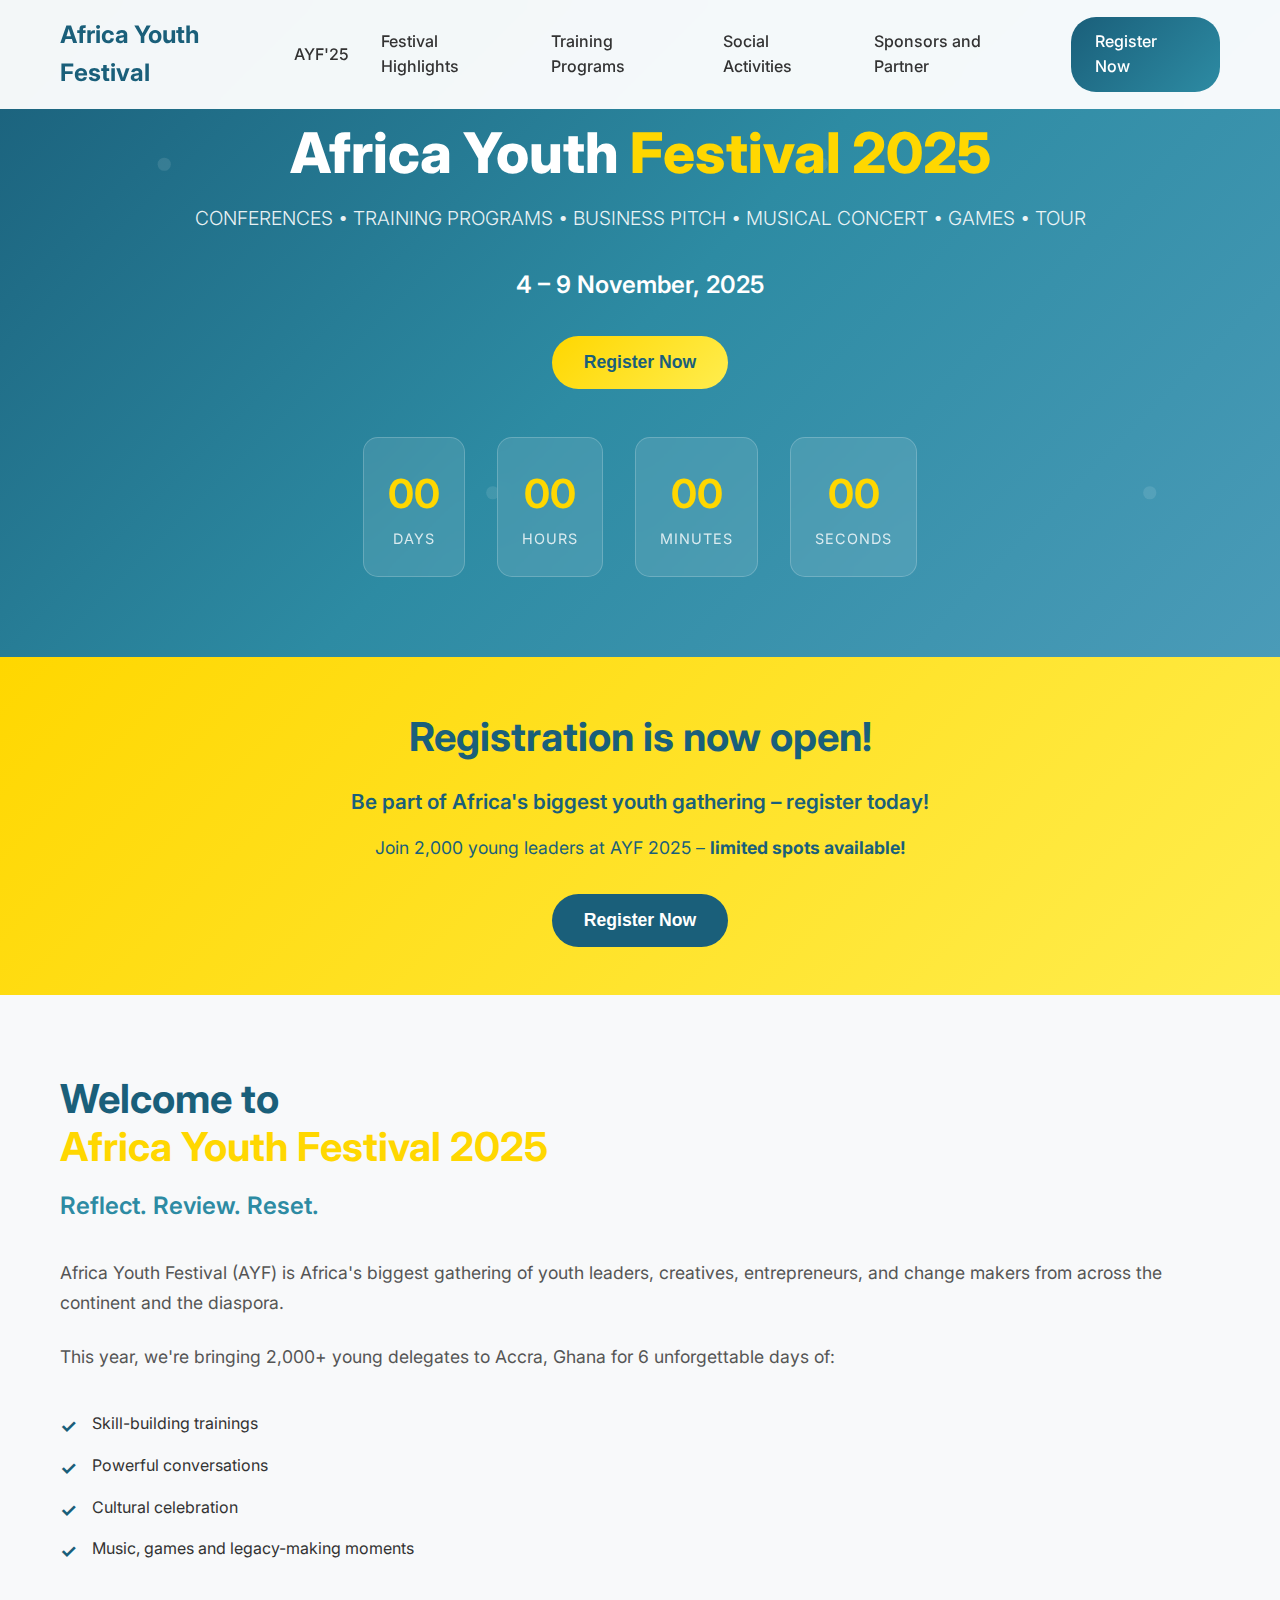
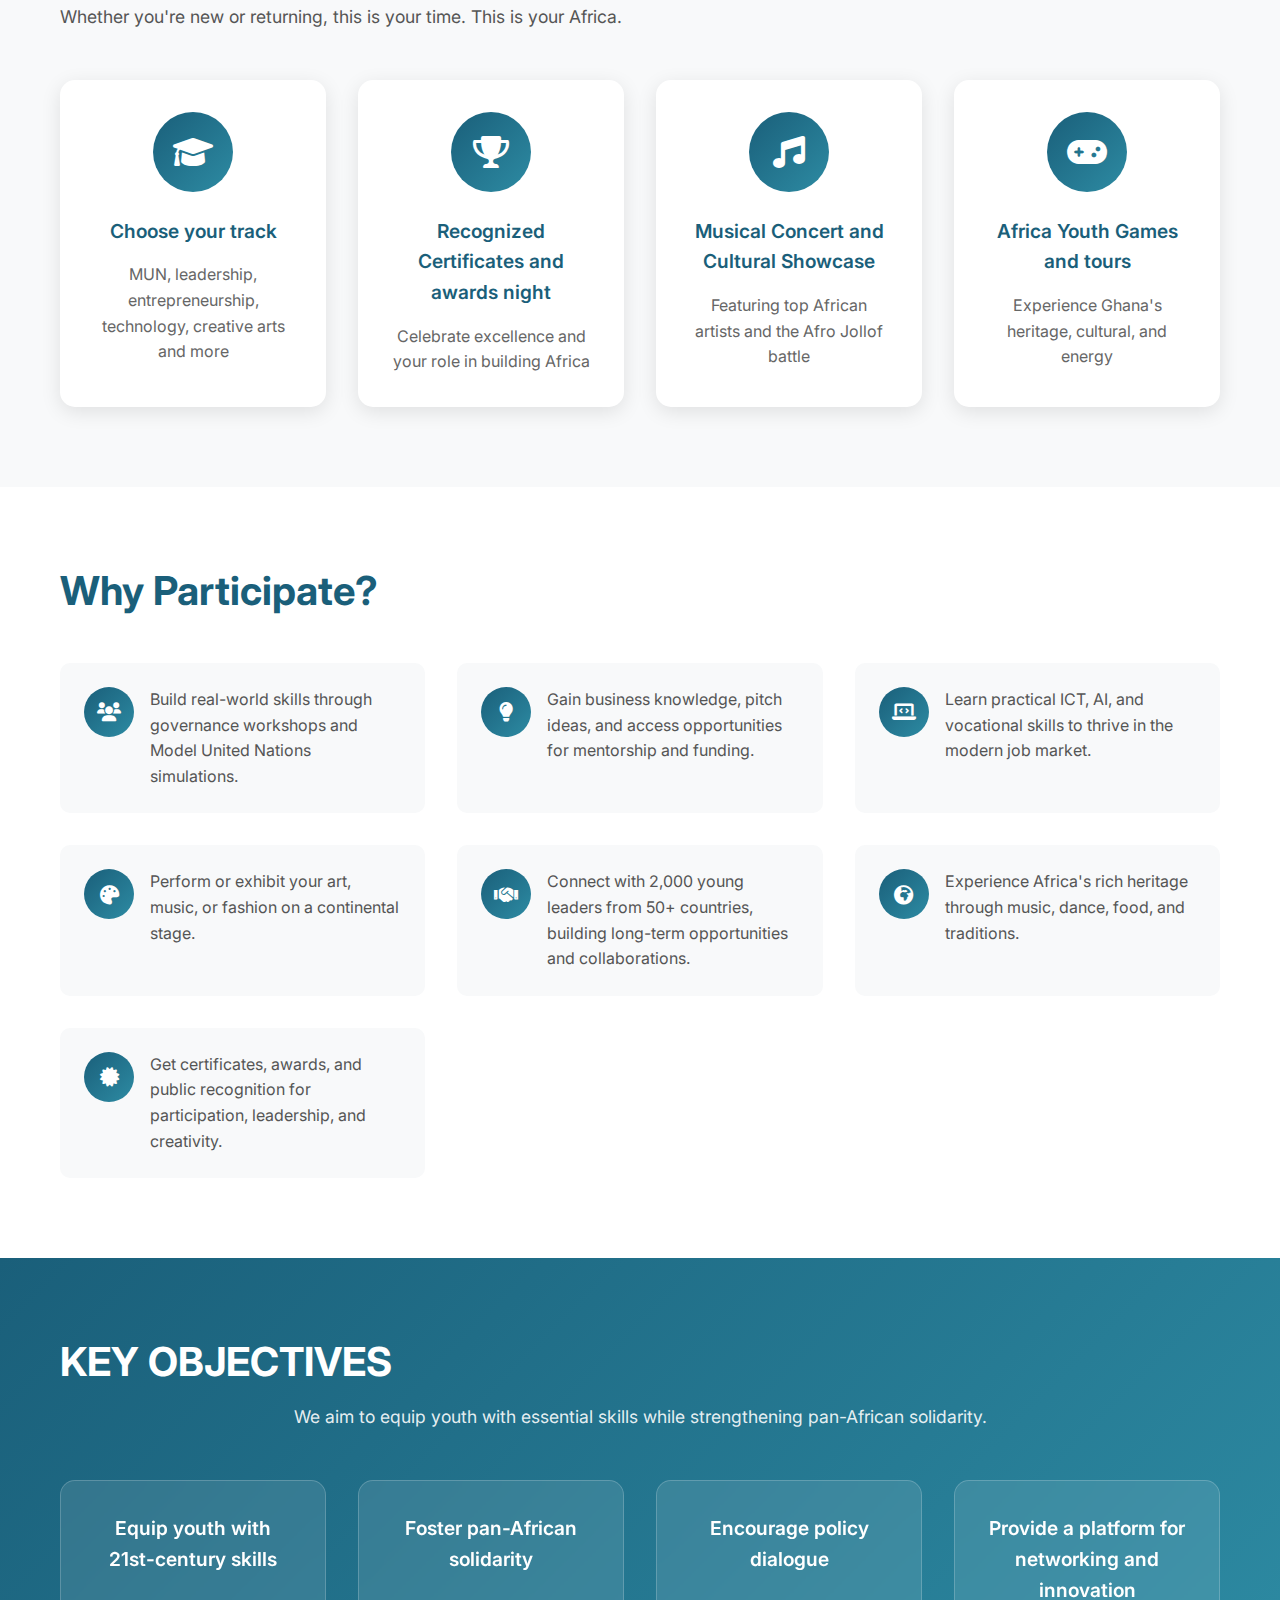
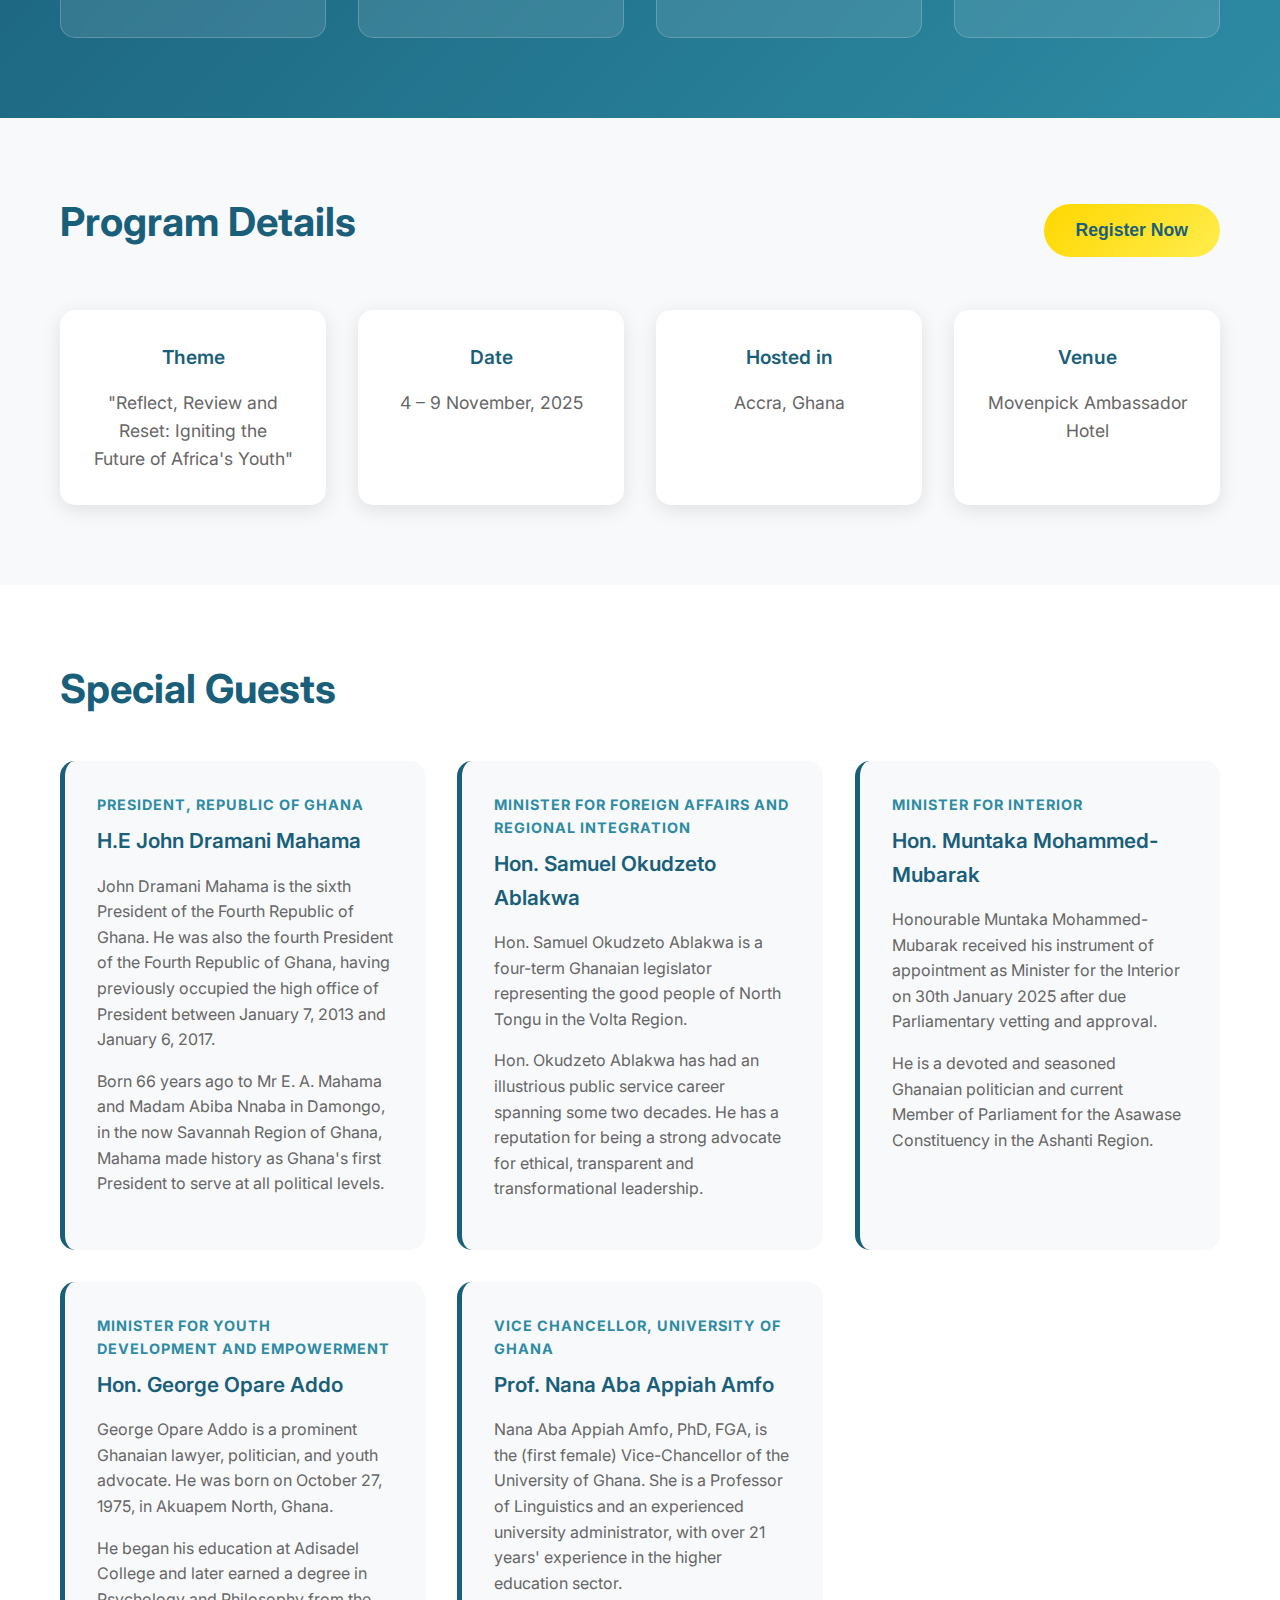
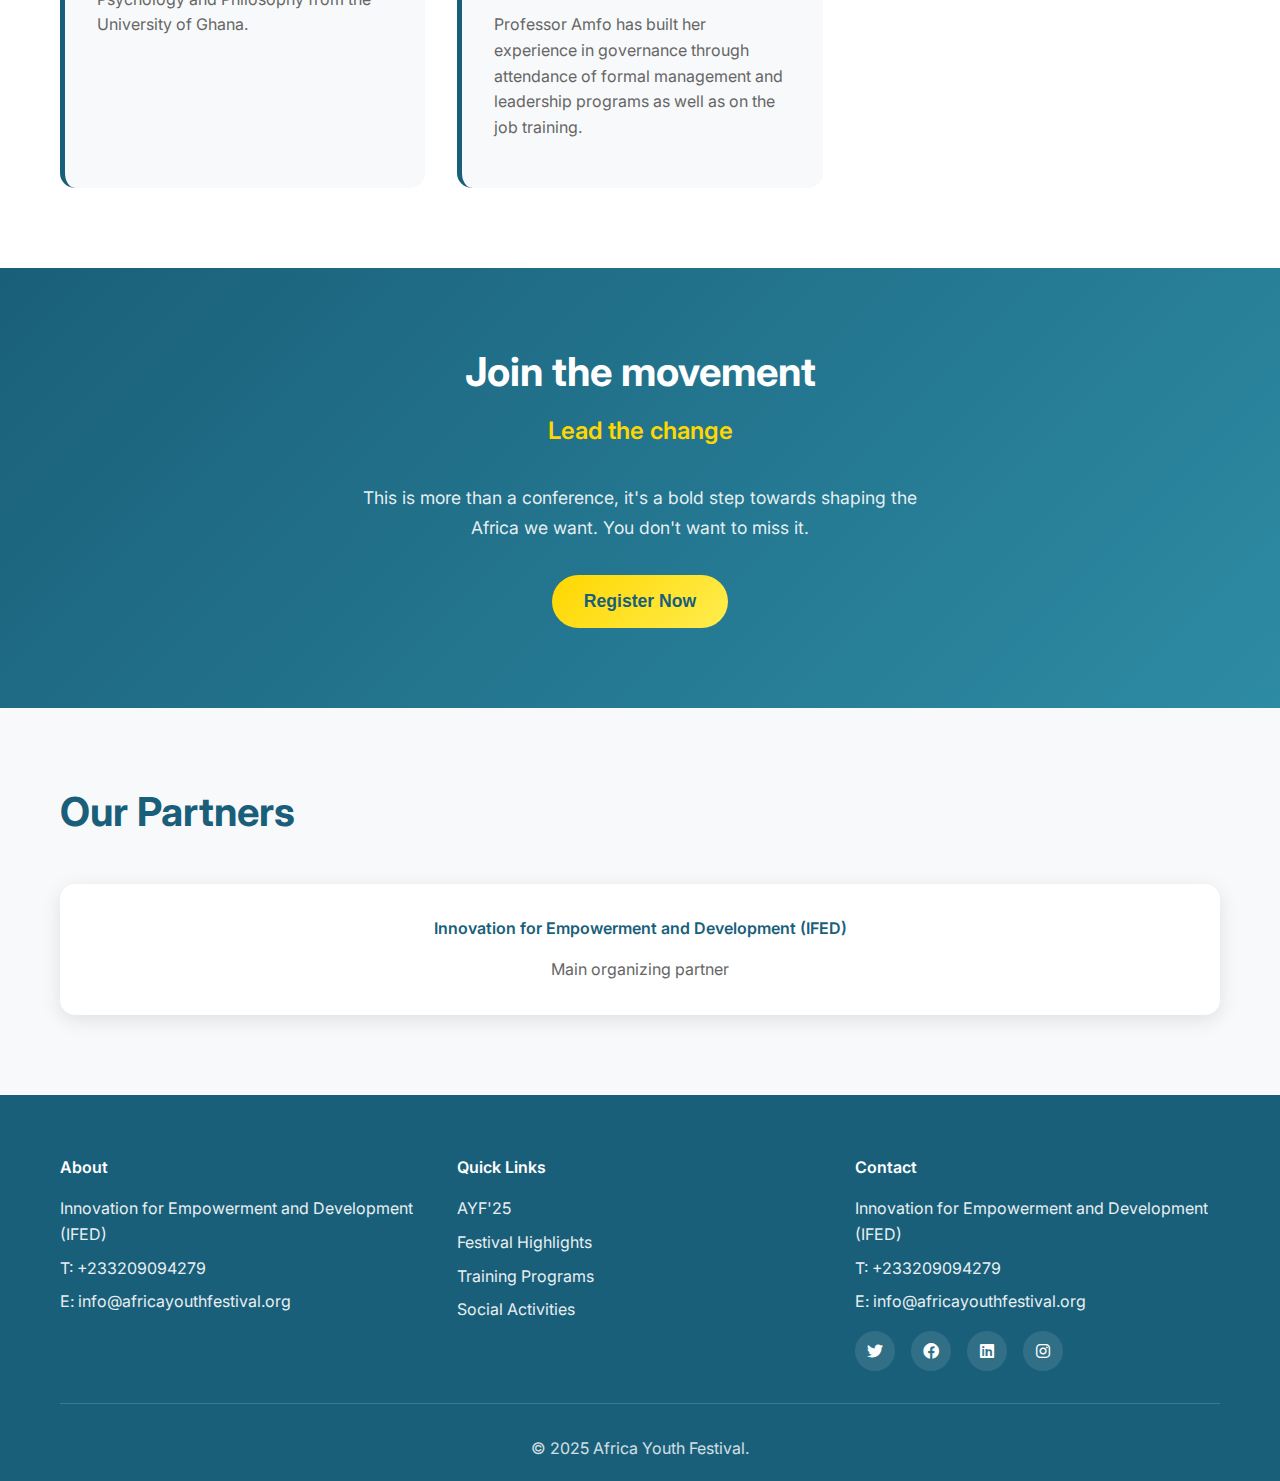
<file: index.html>
<!DOCTYPE html>
<html lang="en">

<head>
    <meta charset="UTF-8">
    <meta name="viewport" content="width=device-width, initial-scale=1.0">
    <title>Africa Youth Festival 2025</title>
    <link rel="stylesheet" href="styles.css">
    <link href="https://fonts.googleapis.com/css2?family=Inter:wght@300;400;500;600;700;800&display=swap"
        rel="stylesheet">
    <link rel="stylesheet" href="https://cdnjs.cloudflare.com/ajax/libs/font-awesome/6.0.0/css/all.min.css">
</head>

<body>
    <!-- Navigation -->
    <nav class="navbar">
        <div class="nav-container">
            <div class="nav-logo">
                <h2>Africa Youth Festival</h2>
            </div>
            <div class="nav-menu" id="nav-menu">
                <a href="#ayf25" class="nav-link">AYF'25</a>
                <a href="#highlights" class="nav-link">Festival Highlights</a>
                <a href="#training" class="nav-link">Training Programs</a>
                <a href="#activities" class="nav-link">Social Activities</a>
                <a href="#sponsors" class="nav-link">Sponsors and Partner</a>
                <a href="#register" class="nav-link register-btn">Register Now</a>
            </div>
            <div class="nav-toggle" id="nav-toggle">
                <span class="bar"></span>
                <span class="bar"></span>
                <span class="bar"></span>
            </div>
        </div>
    </nav>

    <!-- Hero Section -->
    <section class="hero">
        <div class="hero-container">
            <div class="hero-content">
                <h1 class="hero-title">
                    Africa Youth <span class="highlight">Festival 2025</span>
                </h1>
                <p class="hero-subtitle">
                    CONFERENCES • TRAINING PROGRAMS • BUSINESS PITCH • MUSICAL CONCERT • GAMES • TOUR
                </p>
                <div class="hero-date">
                    <h4>4 – 9 November, 2025</h4>
                </div>
                <div class="hero-cta">
                    <button class="btn-primary">Register Now</button>
                </div>
            </div>
            <div class="countdown">
                <div class="countdown-item">
                    <span class="countdown-number">00</span>
                    <span class="countdown-label">Days</span>
                </div>
                <div class="countdown-item">
                    <span class="countdown-number">00</span>
                    <span class="countdown-label">Hours</span>
                </div>
                <div class="countdown-item">
                    <span class="countdown-number">00</span>
                    <span class="countdown-label">Minutes</span>
                </div>
                <div class="countdown-item">
                    <span class="countdown-number">00</span>
                    <span class="countdown-label">Seconds</span>
                </div>
            </div>
        </div>
    </section>

    <!-- Registration Banner -->
    <section class="registration-banner">
        <div class="container">
            <h2>Registration is now open!</h2>
            <h4>Be part of Africa's biggest youth gathering – register today!</h4>
            <p>Join 2,000 young leaders at AYF 2025 – <strong>limited spots available!</strong></p>
            <button class="btn-primary">Register Now</button>
        </div>
    </section>

    <!-- Welcome Section -->
    <section class="welcome" id="ayf25">
        <div class="container">
            <div class="welcome-content">
                <h2 class="section-title">
                    Welcome to <br>
                    <span class="highlight">Africa Youth Festival 2025</span>
                </h2>
                <h3 class="section-subtitle">Reflect. Review. Reset.</h3>
                <p class="section-text">
                    Africa Youth Festival (AYF) is Africa's biggest gathering of youth leaders, creatives,
                    entrepreneurs, and change makers from across the continent and the diaspora.
                </p>
                <p class="section-text">
                    This year, we're bringing 2,000+ young delegates to Accra, Ghana for 6 unforgettable days of:
                </p>
                <ul class="feature-list">
                    <li>Skill-building trainings</li>
                    <li>Powerful conversations</li>
                    <li>Cultural celebration</li>
                    <li>Music, games and legacy-making moments</li>
                </ul>
                <p class="section-text">
                    Whether you're new or returning, this is your time. This is your Africa.
                </p>
            </div>
            <div class="features-grid">
                <div class="feature-card">
                    <div class="feature-icon">
                        <i class="fas fa-graduation-cap"></i>
                    </div>
                    <h4>Choose your track</h4>
                    <p>MUN, leadership, entrepreneurship, technology, creative arts and more</p>
                </div>
                <div class="feature-card">
                    <div class="feature-icon">
                        <i class="fas fa-trophy"></i>
                    </div>
                    <h4>Recognized Certificates and awards night</h4>
                    <p>Celebrate excellence and your role in building Africa</p>
                </div>
                <div class="feature-card">
                    <div class="feature-icon">
                        <i class="fas fa-music"></i>
                    </div>
                    <h4>Musical Concert and Cultural Showcase</h4>
                    <p>Featuring top African artists and the Afro Jollof battle</p>
                </div>
                <div class="feature-card">
                    <div class="feature-icon">
                        <i class="fas fa-gamepad"></i>
                    </div>
                    <h4>Africa Youth Games and tours</h4>
                    <p>Experience Ghana's heritage, cultural, and energy</p>
                </div>
            </div>
        </div>
    </section>

    <!-- Why Participate Section -->
    <section class="why-participate">
        <div class="container">
            <h2 class="section-title">Why Participate?</h2>
            <div class="benefits-grid">
                <div class="benefit-item">
                    <div class="benefit-icon">
                        <i class="fas fa-users"></i>
                    </div>
                    <p>Build real-world skills through governance workshops and Model United Nations simulations.</p>
                </div>
                <div class="benefit-item">
                    <div class="benefit-icon">
                        <i class="fas fa-lightbulb"></i>
                    </div>
                    <p>Gain business knowledge, pitch ideas, and access opportunities for mentorship and funding.</p>
                </div>
                <div class="benefit-item">
                    <div class="benefit-icon">
                        <i class="fas fa-laptop-code"></i>
                    </div>
                    <p>Learn practical ICT, AI, and vocational skills to thrive in the modern job market.</p>
                </div>
                <div class="benefit-item">
                    <div class="benefit-icon">
                        <i class="fas fa-palette"></i>
                    </div>
                    <p>Perform or exhibit your art, music, or fashion on a continental stage.</p>
                </div>
                <div class="benefit-item">
                    <div class="benefit-icon">
                        <i class="fas fa-handshake"></i>
                    </div>
                    <p>Connect with 2,000 young leaders from 50+ countries, building long-term opportunities and
                        collaborations.</p>
                </div>
                <div class="benefit-item">
                    <div class="benefit-icon">
                        <i class="fas fa-globe-africa"></i>
                    </div>
                    <p>Experience Africa's rich heritage through music, dance, food, and traditions.</p>
                </div>
                <div class="benefit-item">
                    <div class="benefit-icon">
                        <i class="fas fa-certificate"></i>
                    </div>
                    <p>Get certificates, awards, and public recognition for participation, leadership, and creativity.
                    </p>
                </div>
            </div>
        </div>
    </section>

    <!-- Objectives Section -->
    <section class="objectives">
        <div class="container">
            <h2 class="section-title">KEY OBJECTIVES</h2>
            <p class="section-text">We aim to equip youth with essential skills while strengthening pan-African
                solidarity.</p>
            <div class="objectives-grid">
                <div class="objective-item">
                    <h4>Equip youth with 21st-century skills</h4>
                </div>
                <div class="objective-item">
                    <h4>Foster pan-African solidarity</h4>
                </div>
                <div class="objective-item">
                    <h4>Encourage policy dialogue</h4>
                </div>
                <div class="objective-item">
                    <h4>Provide a platform for networking and innovation</h4>
                </div>
            </div>
        </div>
    </section>

    <!-- Program Details Section -->
    <section class="program-details" id="highlights">
        <div class="container">
            <div class="program-header">
                <h2 class="section-title">Program Details</h2>
                <button class="btn-primary">Register Now</button>
            </div>
            <div class="program-grid">
                <div class="program-item">
                    <h4>Theme</h4>
                    <p>"Reflect, Review and Reset: Igniting the Future of Africa's Youth"</p>
                </div>
                <div class="program-item">
                    <h4>Date</h4>
                    <p>4 – 9 November, 2025</p>
                </div>
                <div class="program-item">
                    <h4>Hosted in</h4>
                    <p>Accra, Ghana</p>
                </div>
                <div class="program-item">
                    <h4>Venue</h4>
                    <p>Movenpick Ambassador Hotel</p>
                </div>
            </div>
        </div>
    </section>

    <!-- Special Guests Section -->
    <section class="special-guests">
        <div class="container">
            <h2 class="section-title">Special Guests</h2>
            <div class="guests-grid">
                <div class="guest-card">
                    <div class="guest-header">
                        <h5>President, Republic of Ghana</h5>
                        <h3>H.E John Dramani Mahama</h3>
                    </div>
                    <p>John Dramani Mahama is the sixth President of the Fourth Republic of Ghana. He was also the
                        fourth President of the Fourth Republic of Ghana, having previously occupied the high office of
                        President between January 7, 2013 and January 6, 2017.</p>
                    <p>Born 66 years ago to Mr E. A. Mahama and Madam Abiba Nnaba in Damongo, in the now Savannah Region
                        of Ghana, Mahama made history as Ghana's first President to serve at all political levels.</p>
                </div>
                <div class="guest-card">
                    <div class="guest-header">
                        <h5>Minister for Foreign Affairs and Regional Integration</h5>
                        <h3>Hon. Samuel Okudzeto Ablakwa</h3>
                    </div>
                    <p>Hon. Samuel Okudzeto Ablakwa is a four-term Ghanaian legislator representing the good people of
                        North Tongu in the Volta Region.</p>
                    <p>Hon. Okudzeto Ablakwa has had an illustrious public service career spanning some two decades. He
                        has a reputation for being a strong advocate for ethical, transparent and transformational
                        leadership.</p>
                </div>
                <div class="guest-card">
                    <div class="guest-header">
                        <h5>Minister for Interior</h5>
                        <h3>Hon. Muntaka Mohammed-Mubarak</h3>
                    </div>
                    <p>Honourable Muntaka Mohammed-Mubarak received his instrument of appointment as Minister for the
                        Interior on 30th January 2025 after due Parliamentary vetting and approval.</p>
                    <p>He is a devoted and seasoned Ghanaian politician and current Member of Parliament for the Asawase
                        Constituency in the Ashanti Region.</p>
                </div>
                <div class="guest-card">
                    <div class="guest-header">
                        <h5>Minister for Youth Development and Empowerment</h5>
                        <h3>Hon. George Opare Addo</h3>
                    </div>
                    <p>George Opare Addo is a prominent Ghanaian lawyer, politician, and youth advocate. He was born on
                        October 27, 1975, in Akuapem North, Ghana.</p>
                    <p>He began his education at Adisadel College and later earned a degree in Psychology and Philosophy
                        from the University of Ghana.</p>
                </div>
                <div class="guest-card">
                    <div class="guest-header">
                        <h5>Vice Chancellor, University of Ghana</h5>
                        <h3>Prof. Nana Aba Appiah Amfo</h3>
                    </div>
                    <p>Nana Aba Appiah Amfo, PhD, FGA, is the (first female) Vice-Chancellor of the University of Ghana.
                        She is a Professor of Linguistics and an experienced university administrator, with over 21
                        years' experience in the higher education sector.</p>
                    <p>Professor Amfo has built her experience in governance through attendance of formal management and
                        leadership programs as well as on the job training.</p>
                </div>
            </div>
        </div>
    </section>

    <!-- Call to Action Section -->
    <section class="cta-section">
        <div class="container">
            <h2 class="section-title">Join the movement</h2>
            <h3 class="section-subtitle">Lead the change</h3>
            <p class="section-text">This is more than a conference, it's a bold step towards shaping the Africa we want.
                You don't want to miss it.</p>
            <button class="btn-primary">Register Now</button>
        </div>
    </section>

    <!-- Partners Section -->
    <section class="partners" id="sponsors">
        <div class="container">
            <h2 class="section-title">Our Partners</h2>
            <div class="partners-grid">
                <div class="partner-card">
                    <h4>Innovation for Empowerment and Development (IFED)</h4>
                    <p>Main organizing partner</p>
                </div>
                <!-- Add more partner cards as needed -->
            </div>
        </div>
    </section>

    <!-- Footer -->
    <footer class="footer">
        <div class="container">
            <div class="footer-content">
                <div class="footer-section">
                    <h4>About</h4>
                    <p>Innovation for Empowerment and Development (IFED)</p>
                    <p>T: +233209094279</p>
                    <p>E: info@africayouthfestival.org</p>
                </div>
                <div class="footer-section">
                    <h4>Quick Links</h4>
                    <ul>
                        <li><a href="#ayf25">AYF'25</a></li>
                        <li><a href="#highlights">Festival Highlights</a></li>
                        <li><a href="#training">Training Programs</a></li>
                        <li><a href="#activities">Social Activities</a></li>
                    </ul>
                </div>
                <div class="footer-section">
                    <h4>Contact</h4>
                    <p>Innovation for Empowerment and Development (IFED)</p>
                    <p>T: +233209094279</p>
                    <p>E: info@africayouthfestival.org</p>
                    <div class="social-links">
                        <a href="#"><i class="fab fa-twitter"></i></a>
                        <a href="#"><i class="fab fa-facebook"></i></a>
                        <a href="#"><i class="fab fa-linkedin"></i></a>
                        <a href="#"><i class="fab fa-instagram"></i></a>
                    </div>
                </div>
            </div>
            <div class="footer-bottom">
                <p>&copy; 2025 Africa Youth Festival.</p>
            </div>
        </div>
    </footer>

    <script src="script.js"></script>
</body>

</html>
</file>
<file: styles.css>
/* Reset and Base Styles */
* {
    margin: 0;
    padding: 0;
    box-sizing: border-box;
}

body {
    font-family: 'Inter', sans-serif;
    line-height: 1.6;
    color: #333;
    overflow-x: hidden;
}

.container {
    max-width: 1200px;
    margin: 0 auto;
    padding: 0 20px;
}

/* Navigation */
.navbar {
    position: fixed;
    top: 0;
    width: 100%;
    background: rgba(255, 255, 255, 0.95);
    backdrop-filter: blur(10px);
    z-index: 1000;
    padding: 1rem 0;
    transition: all 0.3s ease;
}

.nav-container {
    max-width: 1200px;
    margin: 0 auto;
    padding: 0 20px;
    display: flex;
    justify-content: space-between;
    align-items: center;
}

.nav-logo h2 {
    color: #1a5f7a;
    font-weight: 700;
    font-size: 1.5rem;
}

.nav-menu {
    display: flex;
    align-items: center;
    gap: 2rem;
}

.nav-link {
    text-decoration: none;
    color: #333;
    font-weight: 500;
    transition: color 0.3s ease;
}

.nav-link:hover {
    color: #1a5f7a;
}

.register-btn {
    background: linear-gradient(135deg, #1a5f7a, #2d8ba3);
    color: white !important;
    padding: 0.75rem 1.5rem;
    border-radius: 25px;
    transition: transform 0.3s ease;
}

.register-btn:hover {
    transform: translateY(-2px);
}

.nav-toggle {
    display: none;
    flex-direction: column;
    cursor: pointer;
}

.bar {
    width: 25px;
    height: 3px;
    background: #333;
    margin: 3px 0;
    transition: 0.3s;
}

/* Hero Section */
.hero {
    background: linear-gradient(135deg, #1a5f7a 0%, #2d8ba3 50%, #4a9bb8 100%);
    color: white;
    padding: 120px 0 80px;
    text-align: center;
    position: relative;
    overflow: hidden;
}

.hero::before {
    content: '';
    position: absolute;
    top: 0;
    left: 0;
    right: 0;
    bottom: 0;
    background: url('data:image/svg+xml,<svg xmlns="http://www.w3.org/2000/svg" viewBox="0 0 100 100"><defs><pattern id="grain" width="100" height="100" patternUnits="userSpaceOnUse"><circle cx="25" cy="25" r="1" fill="white" opacity="0.1"/><circle cx="75" cy="75" r="1" fill="white" opacity="0.1"/><circle cx="50" cy="10" r="0.5" fill="white" opacity="0.1"/></pattern></defs><rect width="100" height="100" fill="url(%23grain)"/></svg>');
    pointer-events: none;
}

.hero-container {
    position: relative;
    z-index: 2;
}

.hero-title {
    font-size: 3.5rem;
    font-weight: 800;
    margin-bottom: 1rem;
    line-height: 1.2;
}

.highlight {
    color: #ffd700;
}

.hero-subtitle {
    font-size: 1.2rem;
    margin-bottom: 2rem;
    opacity: 0.9;
    font-weight: 300;
}

.hero-date h4 {
    font-size: 1.5rem;
    margin-bottom: 2rem;
    font-weight: 600;
}

.hero-cta {
    margin-bottom: 3rem;
}

.btn-primary {
    background: linear-gradient(135deg, #ffd700, #ffed4e);
    color: #1a5f7a;
    border: none;
    padding: 1rem 2rem;
    font-size: 1.1rem;
    font-weight: 600;
    border-radius: 50px;
    cursor: pointer;
    transition: all 0.3s ease;
    text-decoration: none;
    display: inline-block;
}

.btn-primary:hover {
    transform: translateY(-3px);
    box-shadow: 0 10px 25px rgba(255, 215, 0, 0.3);
}

/* Countdown */
.countdown {
    display: flex;
    justify-content: center;
    gap: 2rem;
    margin-top: 2rem;
}

.countdown-item {
    text-align: center;
    background: rgba(255, 255, 255, 0.1);
    padding: 1.5rem;
    border-radius: 15px;
    backdrop-filter: blur(10px);
    border: 1px solid rgba(255, 255, 255, 0.2);
}

.countdown-number {
    display: block;
    font-size: 2.5rem;
    font-weight: 700;
    color: #ffd700;
}

.countdown-label {
    font-size: 0.9rem;
    opacity: 0.8;
    text-transform: uppercase;
    letter-spacing: 1px;
}

/* Registration Banner */
.registration-banner {
    background: linear-gradient(135deg, #ffd700, #ffed4e);
    color: #1a5f7a;
    padding: 3rem 0;
    text-align: center;
}

.registration-banner h2 {
    font-size: 2.5rem;
    margin-bottom: 1rem;
    font-weight: 700;
}

.registration-banner h4 {
    font-size: 1.3rem;
    margin-bottom: 1rem;
    font-weight: 600;
}

.registration-banner p {
    font-size: 1.1rem;
    margin-bottom: 2rem;
}

.registration-banner .btn-primary {
    background: #1a5f7a;
    color: white;
}

.registration-banner .btn-primary:hover {
    background: #2d8ba3;
}

/* Welcome Section */
.welcome {
    padding: 80px 0;
    background: #f8f9fa;
}

.section-title {
    font-size: 2.5rem;
    font-weight: 700;
    margin-bottom: 1rem;
    color: #1a5f7a;
    line-height: 1.2;
}

.section-subtitle {
    font-size: 1.5rem;
    color: #2d8ba3;
    margin-bottom: 2rem;
    font-weight: 600;
}

.section-text {
    font-size: 1.1rem;
    margin-bottom: 1.5rem;
    color: #555;
    line-height: 1.7;
}

.feature-list {
    list-style: none;
    margin: 2rem 0;
}

.feature-list li {
    padding: 0.5rem 0;
    position: relative;
    padding-left: 2rem;
}

.feature-list li::before {
    content: '✓';
    position: absolute;
    left: 0;
    color: #1a5f7a;
    font-weight: bold;
    font-size: 1.2rem;
}

.features-grid {
    display: grid;
    grid-template-columns: repeat(auto-fit, minmax(250px, 1fr));
    gap: 2rem;
    margin-top: 3rem;
}

.feature-card {
    background: white;
    padding: 2rem;
    border-radius: 15px;
    text-align: center;
    box-shadow: 0 5px 20px rgba(0, 0, 0, 0.1);
    transition: transform 0.3s ease;
}

.feature-card:hover {
    transform: translateY(-5px);
}

.feature-icon {
    width: 80px;
    height: 80px;
    background: linear-gradient(135deg, #1a5f7a, #2d8ba3);
    border-radius: 50%;
    display: flex;
    align-items: center;
    justify-content: center;
    margin: 0 auto 1.5rem;
}

.feature-icon i {
    font-size: 2rem;
    color: white;
}

.feature-card h4 {
    font-size: 1.2rem;
    margin-bottom: 1rem;
    color: #1a5f7a;
    font-weight: 600;
}

.feature-card p {
    color: #666;
    line-height: 1.6;
}

/* Why Participate Section */
.why-participate {
    padding: 80px 0;
    background: white;
}

.benefits-grid {
    display: grid;
    grid-template-columns: repeat(auto-fit, minmax(300px, 1fr));
    gap: 2rem;
    margin-top: 3rem;
}

.benefit-item {
    display: flex;
    align-items: flex-start;
    gap: 1rem;
    padding: 1.5rem;
    background: #f8f9fa;
    border-radius: 10px;
    transition: transform 0.3s ease;
}

.benefit-item:hover {
    transform: translateX(5px);
}

.benefit-icon {
    width: 50px;
    height: 50px;
    background: linear-gradient(135deg, #1a5f7a, #2d8ba3);
    border-radius: 50%;
    display: flex;
    align-items: center;
    justify-content: center;
    flex-shrink: 0;
}

.benefit-icon i {
    color: white;
    font-size: 1.2rem;
}

.benefit-item p {
    color: #555;
    line-height: 1.6;
}

/* Objectives Section */
.objectives {
    padding: 80px 0;
    background: linear-gradient(135deg, #1a5f7a, #2d8ba3);
    color: white;
}

.objectives .section-title {
    color: white;
}

.objectives .section-text {
    color: rgba(255, 255, 255, 0.9);
    text-align: center;
    max-width: 800px;
    margin: 0 auto 3rem;
}

.objectives-grid {
    display: grid;
    grid-template-columns: repeat(auto-fit, minmax(250px, 1fr));
    gap: 2rem;
}

.objective-item {
    background: rgba(255, 255, 255, 0.1);
    padding: 2rem;
    border-radius: 15px;
    text-align: center;
    backdrop-filter: blur(10px);
    border: 1px solid rgba(255, 255, 255, 0.2);
    transition: transform 0.3s ease;
}

.objective-item:hover {
    transform: translateY(-5px);
}

.objective-item h4 {
    font-size: 1.2rem;
    font-weight: 600;
}

/* Program Details Section */
.program-details {
    padding: 80px 0;
    background: #f8f9fa;
}

.program-header {
    display: flex;
    justify-content: space-between;
    align-items: center;
    margin-bottom: 3rem;
    flex-wrap: wrap;
    gap: 2rem;
}

.program-grid {
    display: grid;
    grid-template-columns: repeat(auto-fit, minmax(250px, 1fr));
    gap: 2rem;
}

.program-item {
    background: white;
    padding: 2rem;
    border-radius: 15px;
    box-shadow: 0 5px 20px rgba(0, 0, 0, 0.1);
    text-align: center;
}

.program-item h4 {
    color: #1a5f7a;
    font-size: 1.2rem;
    margin-bottom: 1rem;
    font-weight: 600;
}

.program-item p {
    color: #666;
    font-size: 1.1rem;
}

/* Special Guests Section */
.special-guests {
    padding: 80px 0;
    background: white;
}

.guests-grid {
    display: grid;
    grid-template-columns: repeat(auto-fit, minmax(350px, 1fr));
    gap: 2rem;
    margin-top: 3rem;
}

.guest-card {
    background: #f8f9fa;
    padding: 2rem;
    border-radius: 15px;
    border-left: 5px solid #1a5f7a;
    transition: transform 0.3s ease;
}

.guest-card:hover {
    transform: translateY(-5px);
}

.guest-header h5 {
    color: #2d8ba3;
    font-size: 0.9rem;
    text-transform: uppercase;
    letter-spacing: 1px;
    margin-bottom: 0.5rem;
}

.guest-header h3 {
    color: #1a5f7a;
    font-size: 1.3rem;
    margin-bottom: 1rem;
    font-weight: 600;
}

.guest-card p {
    color: #666;
    line-height: 1.6;
    margin-bottom: 1rem;
}

/* CTA Section */
.cta-section {
    padding: 80px 0;
    background: linear-gradient(135deg, #1a5f7a, #2d8ba3);
    color: white;
    text-align: center;
}

.cta-section .section-title {
    color: white;
}

.cta-section .section-subtitle {
    color: #ffd700;
}

.cta-section .section-text {
    color: rgba(255, 255, 255, 0.9);
    max-width: 600px;
    margin: 0 auto 2rem;
}

/* Partners Section */
.partners {
    padding: 80px 0;
    background: #f8f9fa;
}

.partners-grid {
    display: grid;
    grid-template-columns: repeat(auto-fit, minmax(250px, 1fr));
    gap: 2rem;
    margin-top: 3rem;
}

.partner-card {
    background: white;
    padding: 2rem;
    border-radius: 15px;
    text-align: center;
    box-shadow: 0 5px 20px rgba(0, 0, 0, 0.1);
}

.partner-card h4 {
    color: #1a5f7a;
    margin-bottom: 1rem;
    font-weight: 600;
}

.partner-card p {
    color: #666;
}

/* Footer */
.footer {
    background: #1a5f7a;
    color: white;
    padding: 60px 0 20px;
}

.footer-content {
    display: grid;
    grid-template-columns: repeat(auto-fit, minmax(250px, 1fr));
    gap: 2rem;
    margin-bottom: 2rem;
}

.footer-section h4 {
    margin-bottom: 1rem;
    font-weight: 600;
}

.footer-section p {
    margin-bottom: 0.5rem;
    opacity: 0.9;
}

.footer-section ul {
    list-style: none;
}

.footer-section ul li {
    margin-bottom: 0.5rem;
}

.footer-section ul li a {
    color: white;
    text-decoration: none;
    opacity: 0.9;
    transition: opacity 0.3s ease;
}

.footer-section ul li a:hover {
    opacity: 1;
}

.social-links {
    display: flex;
    gap: 1rem;
    margin-top: 1rem;
}

.social-links a {
    width: 40px;
    height: 40px;
    background: rgba(255, 255, 255, 0.1);
    border-radius: 50%;
    display: flex;
    align-items: center;
    justify-content: center;
    color: white;
    text-decoration: none;
    transition: background 0.3s ease;
}

.social-links a:hover {
    background: rgba(255, 255, 255, 0.2);
}

.footer-bottom {
    border-top: 1px solid rgba(255, 255, 255, 0.2);
    padding-top: 2rem;
    text-align: center;
    opacity: 0.8;
}

/* Responsive Design */
@media (max-width: 768px) {
    .nav-menu {
        position: fixed;
        left: -100%;
        top: 70px;
        flex-direction: column;
        background-color: white;
        width: 100%;
        text-align: center;
        transition: 0.3s;
        box-shadow: 0 10px 27px rgba(0, 0, 0, 0.05);
        padding: 2rem 0;
    }

    .nav-menu.active {
        left: 0;
    }

    .nav-toggle {
        display: flex;
    }

    .hero-title {
        font-size: 2.5rem;
    }

    .countdown {
        flex-wrap: wrap;
        gap: 1rem;
    }

    .countdown-item {
        padding: 1rem;
    }

    .countdown-number {
        font-size: 2rem;
    }

    .section-title {
        font-size: 2rem;
    }

    .features-grid,
    .benefits-grid,
    .objectives-grid,
    .program-grid,
    .guests-grid,
    .partners-grid {
        grid-template-columns: 1fr;
    }

    .program-header {
        flex-direction: column;
        text-align: center;
    }

    .footer-content {
        grid-template-columns: 1fr;
        text-align: center;
    }
}

@media (max-width: 480px) {
    .hero-title {
        font-size: 2rem;
    }

    .hero-subtitle {
        font-size: 1rem;
    }

    .registration-banner h2 {
        font-size: 2rem;
    }

    .section-title {
        font-size: 1.8rem;
    }
}

/* Animations */
@keyframes fadeInUp {
    from {
        opacity: 0;
        transform: translateY(30px);
    }

    to {
        opacity: 1;
        transform: translateY(0);
    }
}

.feature-card,
.benefit-item,
.objective-item,
.program-item,
.guest-card,
.partner-card {
    animation: fadeInUp 0.6s ease forwards;
}

/* Smooth scrolling */
html {
    scroll-behavior: smooth;
}
</file>
